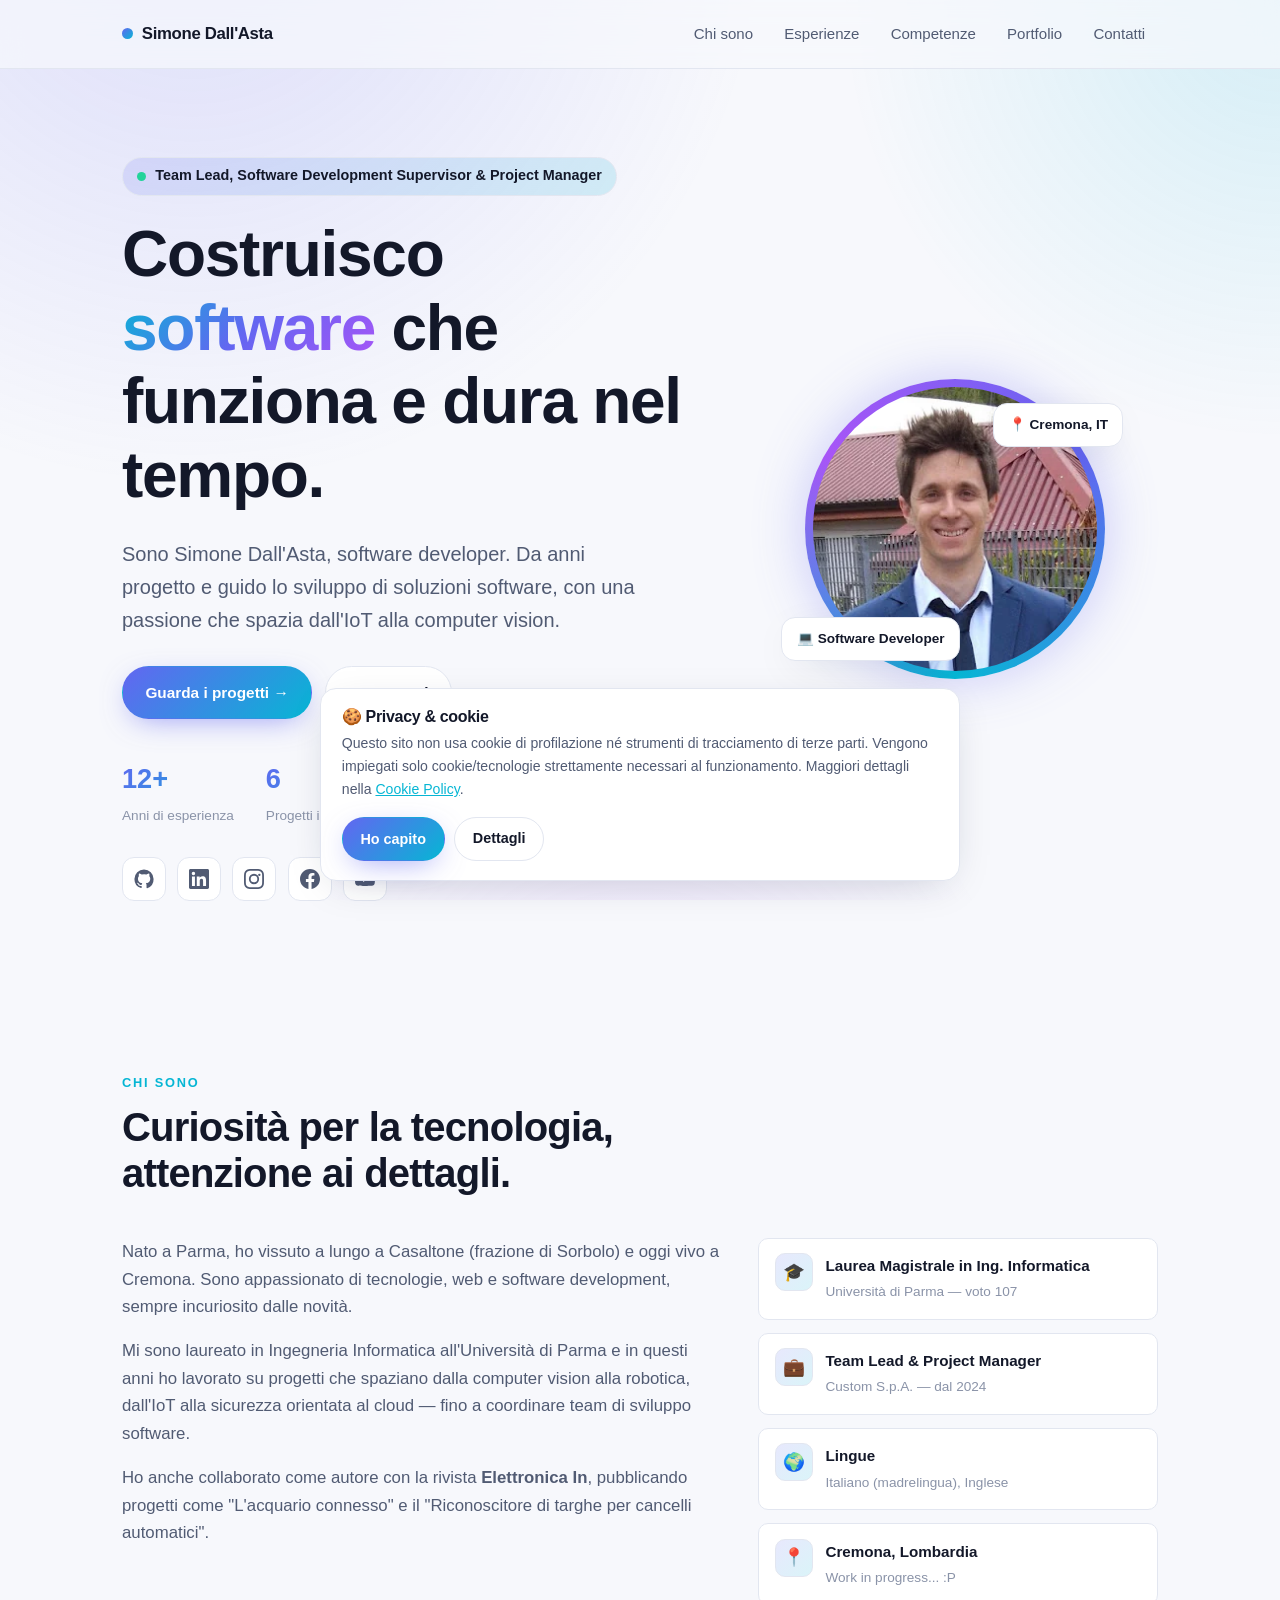
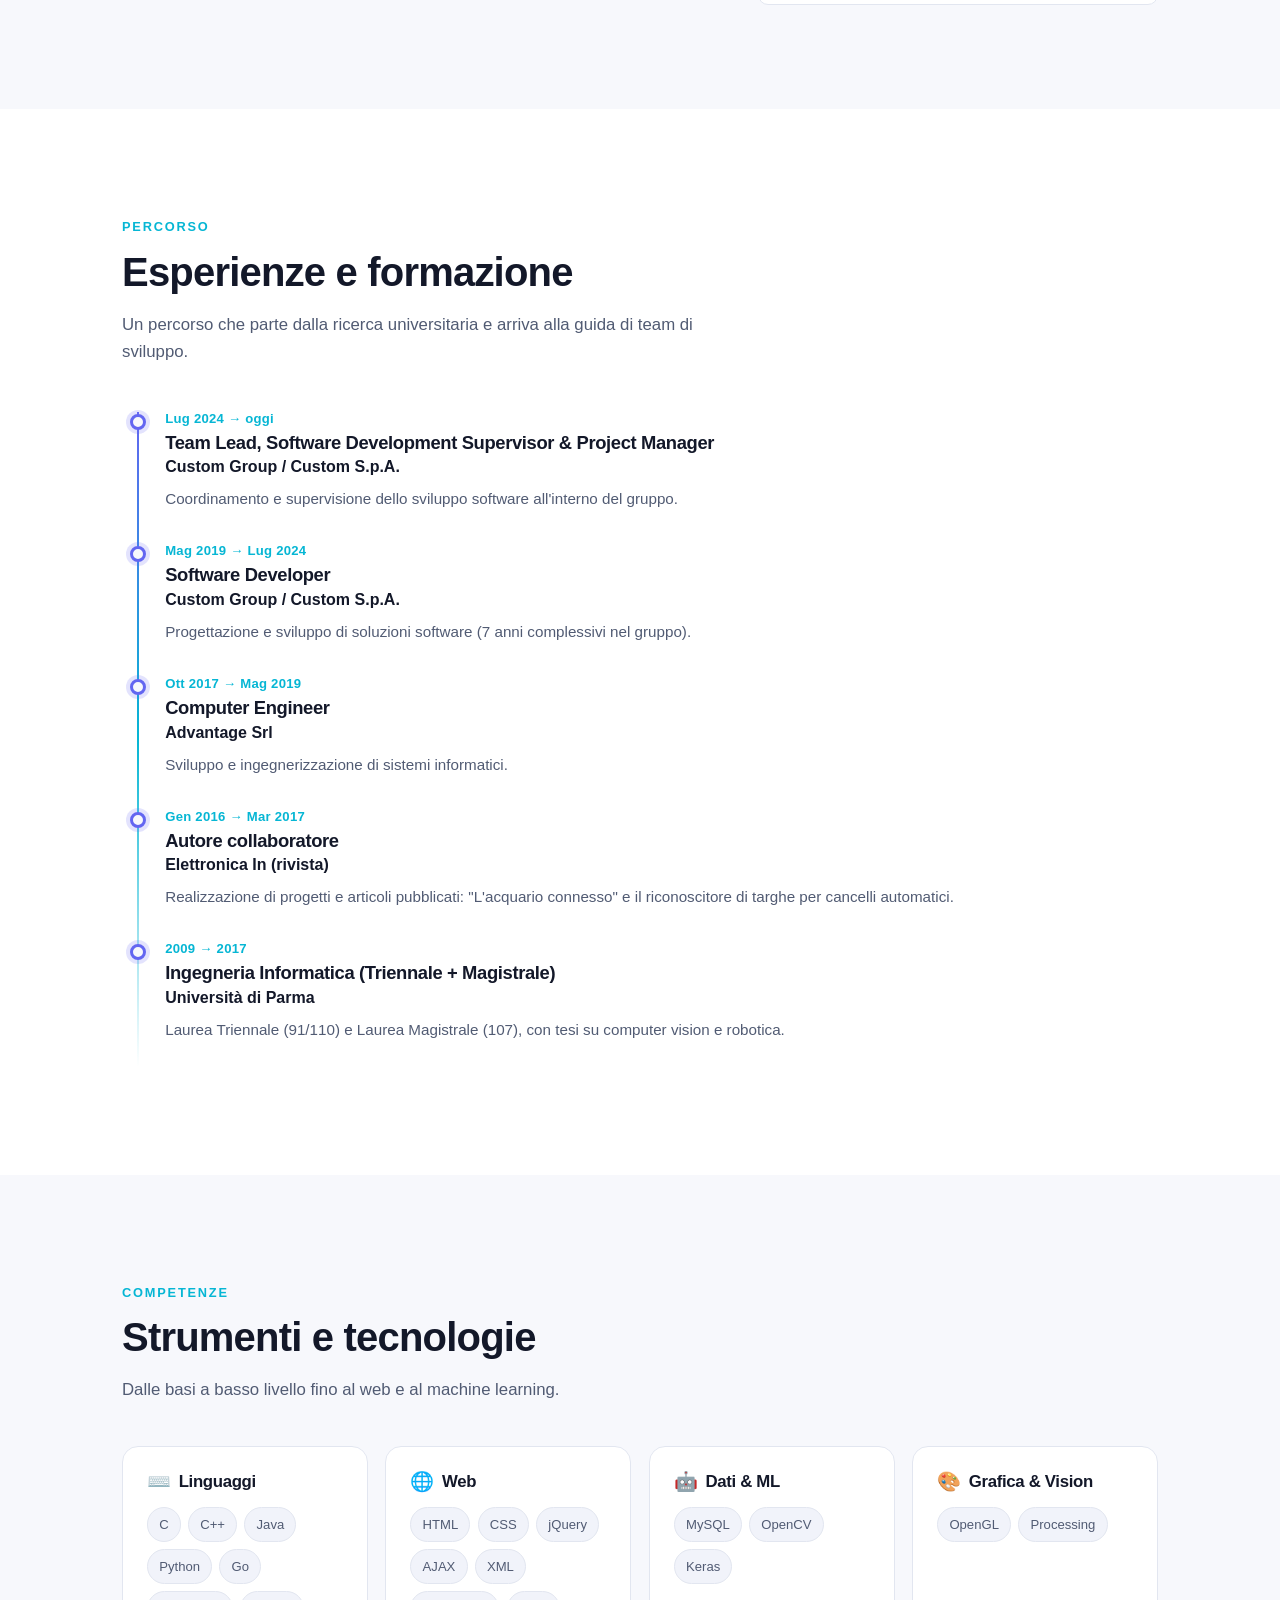
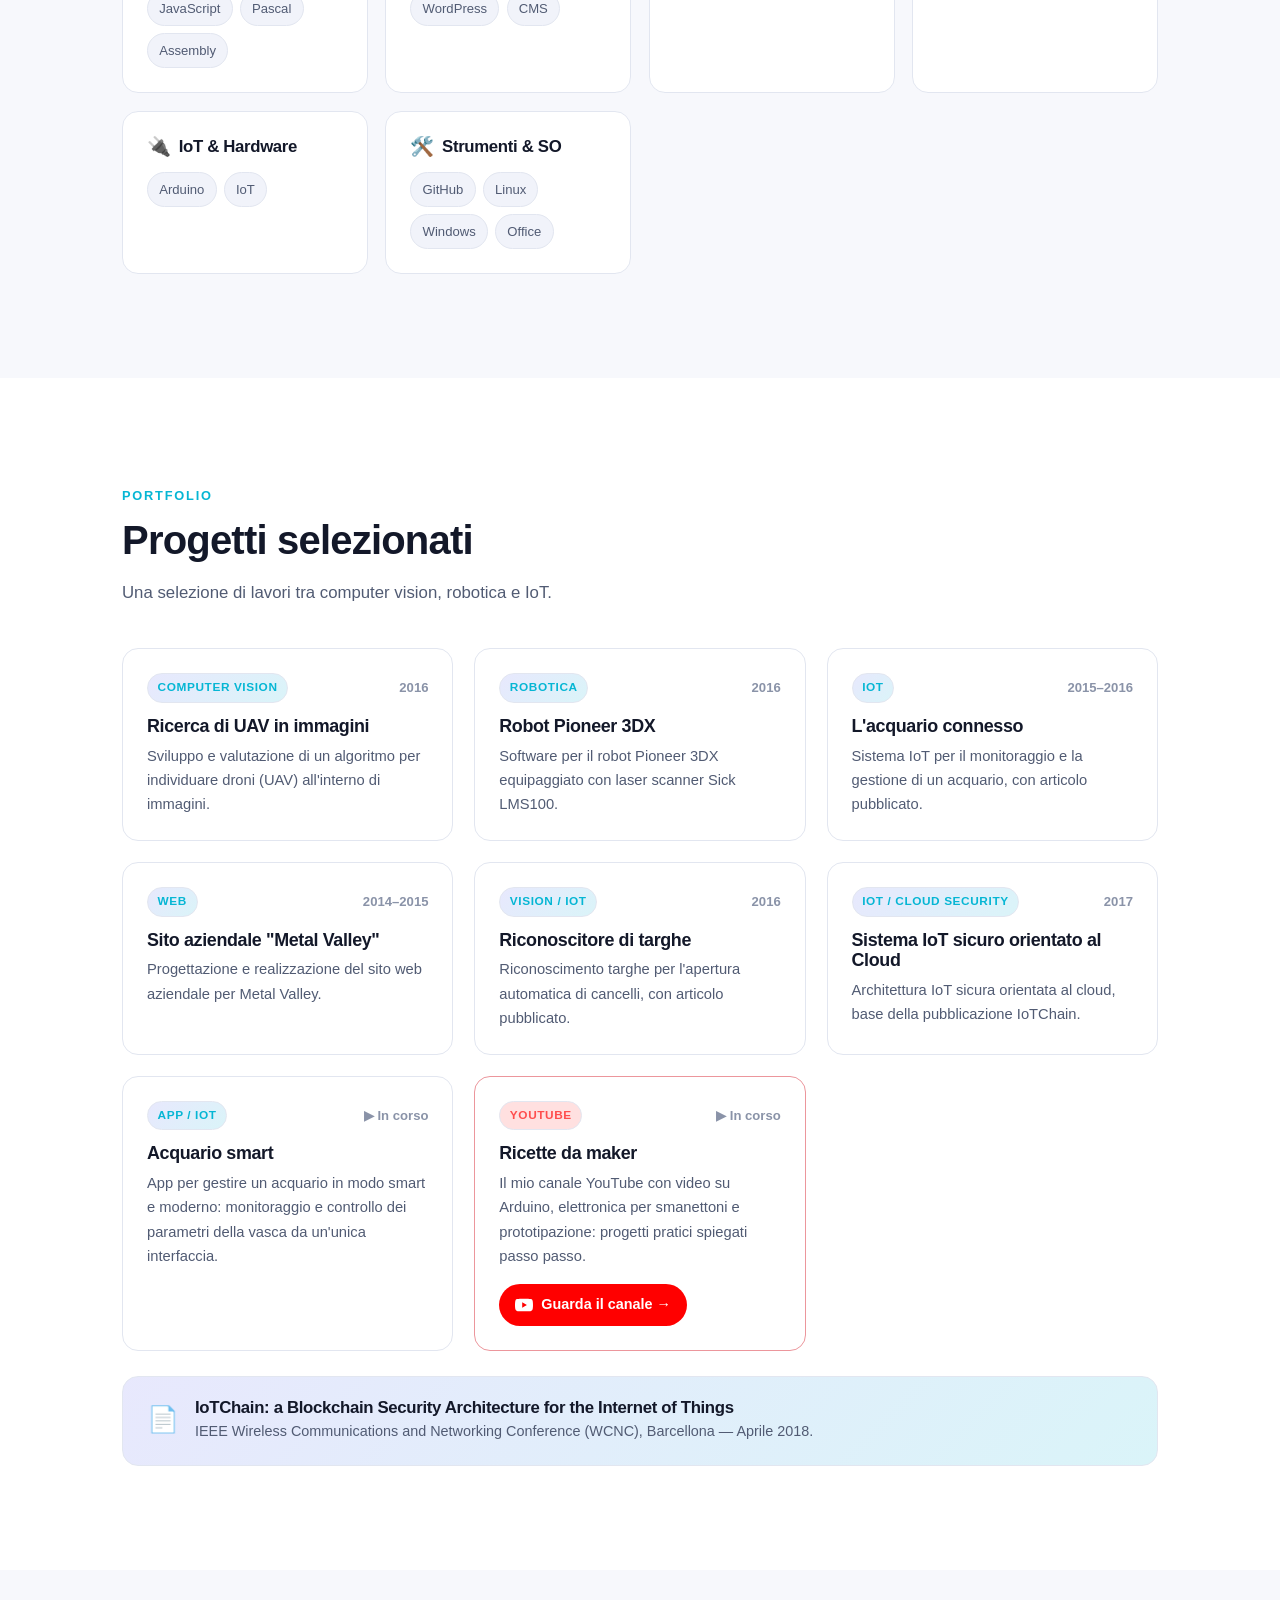
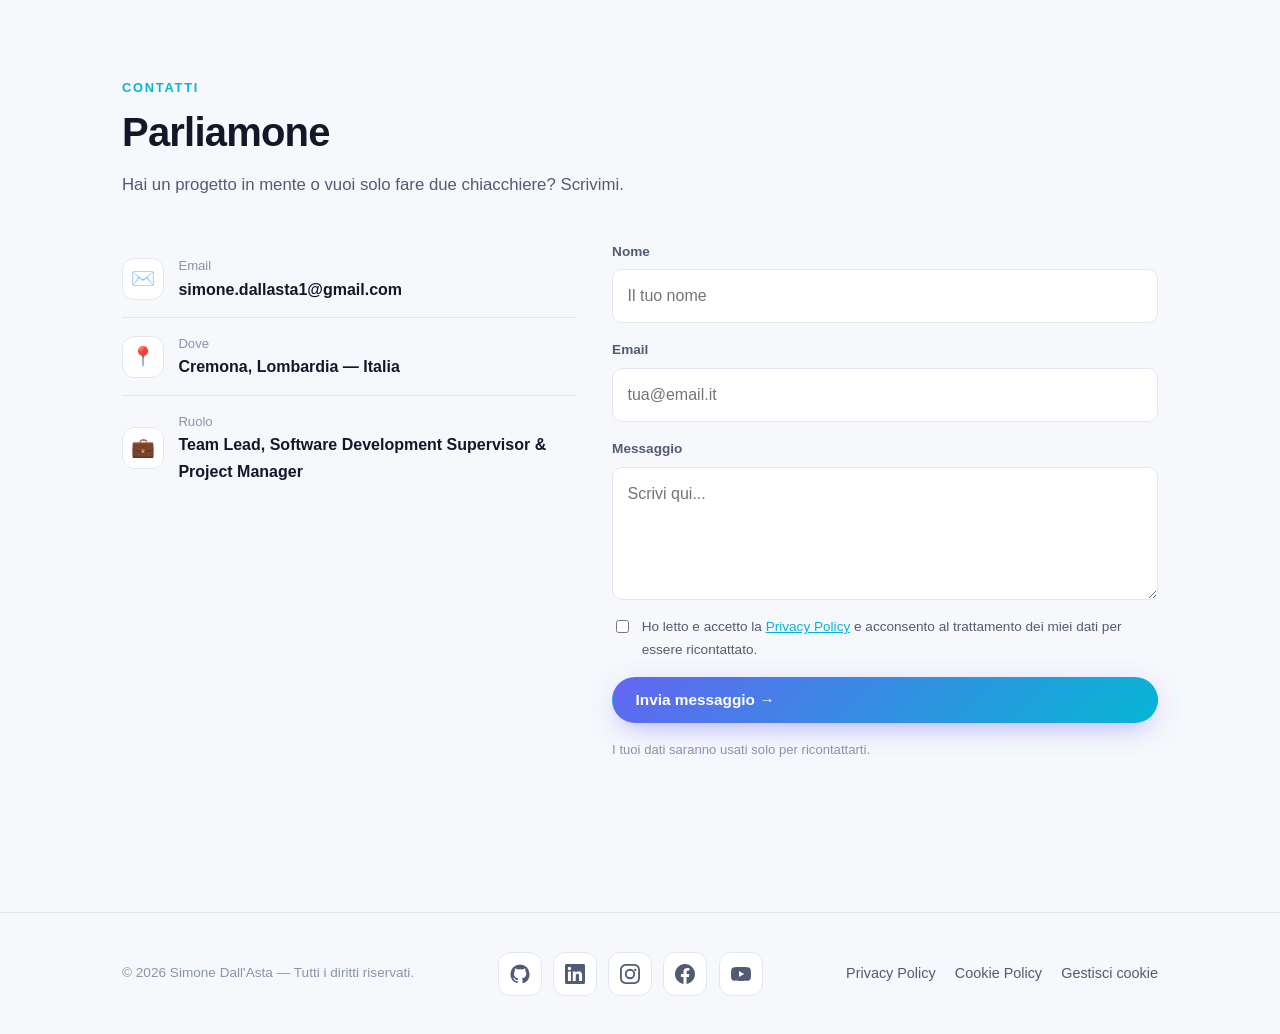
<file: index.html>
<!DOCTYPE html>
<html lang="it">
<head>
  <meta charset="UTF-8">
  <meta name="viewport" content="width=device-width, initial-scale=1.0">
  <title>Simone Dall'Asta — Software Developer</title>
  <meta name="description" content="Portfolio di Simone Dall'Asta, Software Developer a Cremona. Progetti, competenze ed esperienze tra software development, IoT e computer vision.">

  <!-- Open Graph / social -->
  <meta property="og:type" content="website">
  <meta property="og:title" content="Simone Dall'Asta — Software Developer">
  <meta property="og:description" content="Portfolio personale: progetti, competenze ed esperienze.">
  <meta property="og:image" content="assets/img/profilo-288.jpg">
  <meta name="theme-color" content="#0b0f1a">

  <!-- Favicon inline (nessuna richiesta extra) -->
  <link rel="icon" href="data:image/svg+xml,<svg xmlns='http://www.w3.org/2000/svg' viewBox='0 0 100 100'><rect width='100' height='100' rx='22' fill='%236366f1'/><text x='50' y='68' font-size='54' font-family='Arial' font-weight='bold' fill='white' text-anchor='middle'>S</text></svg>">

  <link rel="stylesheet" href="assets/css/style.css">

  <!-- Dati strutturati per la SEO (JSON-LD, nessun cookie) -->
  <script type="application/ld+json">
  {
    "@context": "https://schema.org",
    "@type": "Person",
    "name": "Simone Dall'Asta",
    "jobTitle": "Software Developer",
    "address": { "@type": "PostalAddress", "addressLocality": "Cremona", "addressRegion": "Lombardia", "addressCountry": "IT" },
    "knowsLanguage": ["Italiano", "Inglese"]
  }
  </script>
</head>
<body>

  <!-- ===================== HEADER ===================== -->
  <header class="site-header">
    <div class="container nav">
      <a href="#home" class="brand"><span class="dot"></span> Simone Dall'Asta</a>
      <nav>
        <ul class="nav-links" id="navLinks">
          <li><a href="#chi-sono">Chi sono</a></li>
          <li><a href="#esperienze">Esperienze</a></li>
          <li><a href="#skill">Competenze</a></li>
          <li><a href="#portfolio">Portfolio</a></li>
          <li><a href="#contatti">Contatti</a></li>
        </ul>
      </nav>
      <button class="nav-toggle" id="navToggle" aria-label="Apri menu" aria-expanded="false">☰</button>
    </div>
  </header>

  <main>
    <!-- ===================== HERO ===================== -->
    <section class="hero" id="home">
      <div class="container hero-grid">
        <div class="hero-text">
          <span class="hero-role"><span class="pulse"></span> Team Lead, Software Development Supervisor &amp; Project Manager</span>
          <h1>Costruisco <span class="gradient-text">software</span> che funziona e dura nel tempo.</h1>
          <p class="lead">
            Sono Simone Dall'Asta, software developer. Da anni progetto e guido lo
            sviluppo di soluzioni software, con una passione che spazia dall'IoT alla
            computer vision.
          </p>
          <div class="hero-cta">
            <a href="#portfolio" class="btn btn-primary">Guarda i progetti →</a>
            <a href="#contatti" class="btn btn-ghost">Contattami</a>
          </div>
          <div class="hero-stats">
  <div class="stat"><strong id="anni-esperienza">7+</strong><span>Anni di esperienza</span></div>
  <div class="stat"><strong>6</strong><span>Progetti in evidenza</span></div>
  <div class="stat"><strong>1</strong><span>Pubblicazione IEEE</span></div>
</div>

<script>
  const anniEl = document.getElementById('anni-esperienza');
  const anni = new Date().getFullYear() - 2014;
  anniEl.textContent = anni + '+';
</script>

          <!-- TODO: sostituisci gli href="#" con gli URL reali dei tuoi profili -->
          <div class="socials hero-socials">
            <a class="social" href="https://github.com/simonedallasta1" target="_blank" rel="noopener noreferrer" aria-label="GitHub" title="GitHub">
              <svg viewBox="0 0 24 24" aria-hidden="true"><path d="M12 .5A11.5 11.5 0 0 0 .5 12a11.5 11.5 0 0 0 7.86 10.92c.58.1.79-.25.79-.56v-2c-3.2.7-3.88-1.37-3.88-1.37-.53-1.34-1.3-1.7-1.3-1.7-1.06-.72.08-.71.08-.71 1.17.08 1.79 1.2 1.79 1.2 1.04 1.79 2.73 1.27 3.4.97.1-.76.41-1.27.74-1.56-2.55-.29-5.23-1.28-5.23-5.69 0-1.26.45-2.28 1.19-3.09-.12-.29-.52-1.46.11-3.04 0 0 .97-.31 3.18 1.18a11 11 0 0 1 5.8 0c2.2-1.49 3.17-1.18 3.17-1.18.63 1.58.23 2.75.11 3.04.74.81 1.19 1.83 1.19 3.09 0 4.42-2.69 5.39-5.25 5.68.42.36.79 1.07.79 2.16v3.2c0 .31.21.67.8.56A11.5 11.5 0 0 0 23.5 12 11.5 11.5 0 0 0 12 .5Z"/></svg>
            </a>
            <a class="social" href="https://www.linkedin.com/in/simone-dall-asta-30008297" target="_blank" rel="noopener noreferrer" aria-label="LinkedIn" title="LinkedIn">
              <svg viewBox="0 0 24 24" aria-hidden="true"><path d="M20.45 20.45h-3.56v-5.57c0-1.33-.02-3.04-1.85-3.04-1.85 0-2.14 1.45-2.14 2.94v5.67H9.35V9h3.42v1.56h.05c.48-.9 1.64-1.85 3.37-1.85 3.6 0 4.27 2.37 4.27 5.46v6.28ZM5.34 7.43a2.06 2.06 0 1 1 0-4.13 2.06 2.06 0 0 1 0 4.13ZM7.12 20.45H3.56V9h3.56v11.45ZM22.22 0H1.77C.79 0 0 .77 0 1.73v20.54C0 23.23.79 24 1.77 24h20.45c.98 0 1.78-.77 1.78-1.73V1.73C24 .77 23.2 0 22.22 0Z"/></svg>
            </a>
            <a class="social" href="https://www.instagram.com/Smnd/" target="_blank" rel="noopener noreferrer" aria-label="Instagram" title="Instagram">
              <svg viewBox="0 0 24 24" aria-hidden="true"><path d="M12 2.16c3.2 0 3.58.01 4.85.07 1.17.05 1.8.25 2.23.41.56.22.96.48 1.38.9.42.42.68.82.9 1.38.16.42.36 1.06.41 2.23.06 1.27.07 1.65.07 4.85s-.01 3.58-.07 4.85c-.05 1.17-.25 1.8-.41 2.23-.22.56-.48.96-.9 1.38-.42.42-.82.68-1.38.9-.42.16-1.06.36-2.23.41-1.27.06-1.65.07-4.85.07s-3.58-.01-4.85-.07c-1.17-.05-1.8-.25-2.23-.41a3.7 3.7 0 0 1-1.38-.9 3.7 3.7 0 0 1-.9-1.38c-.16-.42-.36-1.06-.41-2.23C2.17 15.58 2.16 15.2 2.16 12s.01-3.58.07-4.85c.05-1.17.25-1.8.41-2.23.22-.56.48-.96.9-1.38.42-.42.82-.68 1.38-.9.42-.16 1.06-.36 2.23-.41C8.42 2.17 8.8 2.16 12 2.16ZM12 0C8.74 0 8.33.01 7.05.07c-1.28.06-2.15.26-2.91.56-.79.3-1.46.72-2.13 1.38A5.86 5.86 0 0 0 .63 4.14c-.3.76-.5 1.63-.56 2.91C.01 8.33 0 8.74 0 12s.01 3.67.07 4.95c.06 1.28.26 2.15.56 2.91.3.79.72 1.46 1.38 2.13.67.66 1.34 1.08 2.13 1.38.76.3 1.63.5 2.91.56C8.33 23.99 8.74 24 12 24s3.67-.01 4.95-.07c1.28-.06 2.15-.26 2.91-.56a5.86 5.86 0 0 0 2.13-1.38 5.86 5.86 0 0 0 1.38-2.13c.3-.76.5-1.63.56-2.91.06-1.28.07-1.69.07-4.95s-.01-3.67-.07-4.95c-.06-1.28-.26-2.15-.56-2.91a5.86 5.86 0 0 0-1.38-2.13A5.86 5.86 0 0 0 19.86.63c-.76-.3-1.63-.5-2.91-.56C15.67.01 15.26 0 12 0Zm0 5.84A6.16 6.16 0 1 0 18.16 12 6.16 6.16 0 0 0 12 5.84Zm0 10.16A4 4 0 1 1 16 12a4 4 0 0 1-4 4Zm6.41-10.4a1.44 1.44 0 1 0 0 2.88 1.44 1.44 0 0 0 0-2.88Z"/></svg>
            </a>
            <a class="social" href="https://www.facebook.com/simone.dallasta1990" target="_blank" rel="noopener noreferrer" aria-label="Facebook" title="Facebook">
              <svg viewBox="0 0 24 24" aria-hidden="true"><path d="M24 12.07C24 5.41 18.63 0 12 0S0 5.4 0 12.07c0 6.02 4.39 11.01 10.13 11.93v-8.44H7.08v-3.49h3.05V9.41c0-3.02 1.79-4.69 4.53-4.69 1.31 0 2.68.24 2.68.24v2.97h-1.51c-1.49 0-1.96.93-1.96 1.89v2.25h3.33l-.53 3.49h-2.8V24C19.61 23.08 24 18.1 24 12.07Z"/></svg>
            </a>
            <a class="social" href="https://www.youtube.com/@SimoneDallAsta" target="_blank" rel="noopener noreferrer" aria-label="YouTube" title="YouTube">
              <svg viewBox="0 0 24 24" aria-hidden="true"><path d="M23.5 6.2a3.02 3.02 0 0 0-2.12-2.14C19.5 3.55 12 3.55 12 3.55s-7.5 0-9.38.51A3.02 3.02 0 0 0 .5 6.2C0 8.07 0 12 0 12s0 3.93.5 5.8a3.02 3.02 0 0 0 2.12 2.14c1.88.51 9.38.51 9.38.51s7.5 0 9.38-.51a3.02 3.02 0 0 0 2.12-2.14C24 15.93 24 12 24 12s0-3.93-.5-5.8ZM9.6 15.57V8.43L15.82 12 9.6 15.57Z"/></svg>
            </a>
          </div>
        </div>

        <div class="hero-photo">
          <div class="ring">
            <picture>
              <source type="image/webp"
                srcset="assets/img/profilo-96.webp 96w, assets/img/profilo-192.webp 192w, assets/img/profilo-288.webp 288w"
                sizes="(max-width: 600px) 220px, 300px">
              <img src="assets/img/profilo-288.jpg" alt="Ritratto di Simone Dall'Asta" width="288" height="288">
            </picture>
          </div>
          <span class="badge">💻 Software Developer</span>
          <span class="badge tr">📍 Cremona, IT</span>
        </div>
      </div>
    </section>

    <!-- ===================== CHI SONO ===================== -->
    <section class="section" id="chi-sono">
      <div class="container">
        <div class="section-head reveal">
          <span class="eyebrow">Chi sono</span>
          <h2>Curiosità per la tecnologia, attenzione ai dettagli.</h2>
        </div>
        <div class="about-grid">
          <div class="about-text reveal">
            <p>
              Nato a Parma, ho vissuto a lungo a Casaltone (frazione di Sorbolo) e oggi vivo a
              Cremona. Sono appassionato di tecnologie, web e software development, sempre
              incuriosito dalle novità.
            </p>
            <p>
              Mi sono laureato in Ingegneria Informatica all'Università di Parma e in questi anni
              ho lavorato su progetti che spaziano dalla computer vision alla robotica, dall'IoT
              alla sicurezza orientata al cloud — fino a coordinare team di sviluppo software.
            </p>
            <p>
              Ho anche collaborato come autore con la rivista <strong>Elettronica In</strong>,
              pubblicando progetti come "L'acquario connesso" e il "Riconoscitore di targhe per
              cancelli automatici".
            </p>
          </div>
          <div class="facts reveal">
            <div class="fact">
              <div class="ic">🎓</div>
              <div><strong>Laurea Magistrale in Ing. Informatica</strong><span>Università di Parma — voto 107</span></div>
            </div>
            <div class="fact">
              <div class="ic">💼</div>
              <div><strong>Team Lead &amp; Project Manager</strong><span>Custom S.p.A. — dal 2024</span></div>
            </div>
            <div class="fact">
              <div class="ic">🌍</div>
              <div><strong>Lingue</strong><span>Italiano (madrelingua), Inglese</span></div>
            </div>
            <div class="fact">
              <div class="ic">📍</div>
              <div><strong>Cremona, Lombardia</strong><span>Work in progress... :P </span></div>
            </div>
          </div>
        </div>
      </div>
    </section>

    <!-- ===================== ESPERIENZE ===================== -->
    <section class="section" id="esperienze" style="background: var(--bg-soft);">
      <div class="container">
        <div class="section-head reveal">
          <span class="eyebrow">Percorso</span>
          <h2>Esperienze e formazione</h2>
          <p>Un percorso che parte dalla ricerca universitaria e arriva alla guida di team di sviluppo.</p>
        </div>
        <div class="timeline">
          <div class="tl-item reveal">
            <div class="when">Lug 2024 → oggi</div>
            <h3>Team Lead, Software Development Supervisor &amp; Project Manager</h3>
            <div class="org">Custom Group / Custom S.p.A.</div>
            <p>Coordinamento e supervisione dello sviluppo software all'interno del gruppo.</p>
          </div>
          <div class="tl-item reveal">
            <div class="when">Mag 2019 → Lug 2024</div>
            <h3>Software Developer</h3>
            <div class="org">Custom Group / Custom S.p.A.</div>
            <p>Progettazione e sviluppo di soluzioni software (7 anni complessivi nel gruppo).</p>
          </div>
          <div class="tl-item reveal">
            <div class="when">Ott 2017 → Mag 2019</div>
            <h3>Computer Engineer</h3>
            <div class="org">Advantage Srl</div>
            <p>Sviluppo e ingegnerizzazione di sistemi informatici.</p>
          </div>
          <div class="tl-item reveal">
            <div class="when">Gen 2016 → Mar 2017</div>
            <h3>Autore collaboratore</h3>
            <div class="org">Elettronica In (rivista)</div>
            <p>Realizzazione di progetti e articoli pubblicati: "L'acquario connesso" e il riconoscitore di targhe per cancelli automatici.</p>
          </div>
          <div class="tl-item reveal">
            <div class="when">2009 → 2017</div>
            <h3>Ingegneria Informatica (Triennale + Magistrale)</h3>
            <div class="org">Università di Parma</div>
            <p>Laurea Triennale (91/110) e Laurea Magistrale (107), con tesi su computer vision e robotica.</p>
          </div>
        </div>
      </div>
    </section>

    <!-- ===================== SKILL ===================== -->
    <section class="section" id="skill">
      <div class="container">
        <div class="section-head reveal">
          <span class="eyebrow">Competenze</span>
          <h2>Strumenti e tecnologie</h2>
          <p>Dalle basi a basso livello fino al web e al machine learning.</p>
        </div>
        <div class="skills-grid">
          <div class="card skill-cat reveal">
            <h3><span class="ic">⌨️</span> Linguaggi</h3>
            <div class="chips">
              <span class="chip">C</span><span class="chip">C++</span><span class="chip">Java</span>
              <span class="chip">Python</span><span class="chip">Go</span><span class="chip">JavaScript</span>
              <span class="chip">Pascal</span><span class="chip">Assembly</span>
            </div>
          </div>
          <div class="card skill-cat reveal">
            <h3><span class="ic">🌐</span> Web</h3>
            <div class="chips">
              <span class="chip">HTML</span><span class="chip">CSS</span><span class="chip">jQuery</span>
              <span class="chip">AJAX</span><span class="chip">XML</span><span class="chip">WordPress</span>
              <span class="chip">CMS</span>
            </div>
          </div>
          <div class="card skill-cat reveal">
            <h3><span class="ic">🤖</span> Dati &amp; ML</h3>
            <div class="chips">
              <span class="chip">MySQL</span><span class="chip">OpenCV</span><span class="chip">Keras</span>
            </div>
          </div>
          <div class="card skill-cat reveal">
            <h3><span class="ic">🎨</span> Grafica &amp; Vision</h3>
            <div class="chips">
              <span class="chip">OpenGL</span><span class="chip">Processing</span>
            </div>
          </div>
          <div class="card skill-cat reveal">
            <h3><span class="ic">🔌</span> IoT &amp; Hardware</h3>
            <div class="chips">
              <span class="chip">Arduino</span><span class="chip">IoT</span>
            </div>
          </div>
          <div class="card skill-cat reveal">
            <h3><span class="ic">🛠️</span> Strumenti &amp; SO</h3>
            <div class="chips">
              <span class="chip">GitHub</span><span class="chip">Linux</span><span class="chip">Windows</span>
              <span class="chip">Office</span>
            </div>
          </div>
        </div>
      </div>
    </section>

    <!-- ===================== PORTFOLIO ===================== -->
    <section class="section" id="portfolio" style="background: var(--bg-soft);">
      <div class="container">
        <div class="section-head reveal">
          <span class="eyebrow">Portfolio</span>
          <h2>Progetti selezionati</h2>
          <p>Una selezione di lavori tra computer vision, robotica e IoT.</p>
        </div>
        <div class="projects-grid">
          <article class="card project reveal">
            <div class="top"><span class="tag">Computer Vision</span><span class="year">2016</span></div>
            <h3>Ricerca di UAV in immagini</h3>
            <p>Sviluppo e valutazione di un algoritmo per individuare droni (UAV) all'interno di immagini.</p>
          </article>
          <article class="card project reveal">
            <div class="top"><span class="tag">Robotica</span><span class="year">2016</span></div>
            <h3>Robot Pioneer 3DX</h3>
            <p>Software per il robot Pioneer 3DX equipaggiato con laser scanner Sick LMS100.</p>
          </article>
          <article class="card project reveal">
            <div class="top"><span class="tag">IoT</span><span class="year">2015–2016</span></div>
            <h3>L'acquario connesso</h3>
            <p>Sistema IoT per il monitoraggio e la gestione di un acquario, con articolo pubblicato.</p>
          </article>
          <article class="card project reveal">
            <div class="top"><span class="tag">Web</span><span class="year">2014–2015</span></div>
            <h3>Sito aziendale "Metal Valley"</h3>
            <p>Progettazione e realizzazione del sito web aziendale per Metal Valley.</p>
          </article>
          <article class="card project reveal">
            <div class="top"><span class="tag">Vision / IoT</span><span class="year">2016</span></div>
            <h3>Riconoscitore di targhe</h3>
            <p>Riconoscimento targhe per l'apertura automatica di cancelli, con articolo pubblicato.</p>
          </article>
          <article class="card project reveal">
            <div class="top"><span class="tag">IoT / Cloud Security</span><span class="year">2017</span></div>
            <h3>Sistema IoT sicuro orientato al Cloud</h3>
            <p>Architettura IoT sicura orientata al cloud, base della pubblicazione IoTChain.</p>
          </article>
          <article class="card project reveal">
            <div class="top"><span class="tag">App / IoT</span><span class="year">▶ In corso</span></div>
            <h3>Acquario smart</h3>
            <p>App per gestire un acquario in modo smart e moderno: monitoraggio e controllo dei parametri della vasca da un'unica interfaccia.</p>
          </article>
          <article class="card project project-yt reveal">
            <div class="top"><span class="tag">YouTube</span><span class="year">▶ In corso</span></div>
            <h3>Ricette da maker</h3>
            <p>Il mio canale YouTube con video su Arduino, elettronica per smanettoni e prototipazione: progetti pratici spiegati passo passo.</p>
            <a class="project-link" href="https://www.youtube.com/@SimoneDallAsta" target="_blank" rel="noopener noreferrer">
              <svg viewBox="0 0 24 24" aria-hidden="true" width="18" height="18"><path d="M23.5 6.2a3.02 3.02 0 0 0-2.12-2.14C19.5 3.55 12 3.55 12 3.55s-7.5 0-9.38.51A3.02 3.02 0 0 0 .5 6.2C0 8.07 0 12 0 12s0 3.93.5 5.8a3.02 3.02 0 0 0 2.12 2.14c1.88.51 9.38.51 9.38.51s7.5 0 9.38-.51a3.02 3.02 0 0 0 2.12-2.14C24 15.93 24 12 24 12s0-3.93-.5-5.8ZM9.6 15.57V8.43L15.82 12 9.6 15.57Z"/></svg>
              Guarda il canale →
            </a>
          </article>
        </div>

        <div class="publication reveal">
          <div class="ic">📄</div>
          <div>
            <h3>IoTChain: a Blockchain Security Architecture for the Internet of Things</h3>
            <p>IEEE Wireless Communications and Networking Conference (WCNC), Barcellona — Aprile 2018.</p>
          </div>
        </div>
      </div>
    </section>

    <!-- ===================== CONTATTI ===================== -->
    <section class="section" id="contatti">
      <div class="container">
        <div class="section-head reveal">
          <span class="eyebrow">Contatti</span>
          <h2>Parliamone</h2>
          <p>Hai un progetto in mente o vuoi solo fare due chiacchiere? Scrivimi.</p>
        </div>
        <div class="contact-grid">
          <div class="contact-info reveal">
            <div class="channel">
              <div class="ic">✉️</div>
              <div><span>Email</span><strong><a href="mailto:simone.dallasta1@gmail.com">simone.dallasta1@gmail.com</a></strong></div>
            </div>
            <div class="channel">
              <div class="ic">📍</div>
              <div><span>Dove</span><strong>Cremona, Lombardia — Italia</strong></div>
            </div>
            <div class="channel">
              <div class="ic">💼</div>
              <div><span>Ruolo</span><strong>Team Lead, Software Development Supervisor &amp; Project Manager</strong></div>
            </div>
          </div>

          <!-- NB: action="#" è un placeholder. Va collegato a Web3Forms/Formspree (vedi README §7.5). -->
          <form class="form reveal" id="contactForm" action="#" method="POST" novalidate>
            <div class="field">
              <label for="nome">Nome</label>
              <input type="text" id="nome" name="nome" placeholder="Il tuo nome" required>
            </div>
            <div class="field">
              <label for="email">Email</label>
              <input type="email" id="email" name="email" placeholder="tua@email.it" required>
            </div>
            <div class="field">
              <label for="messaggio">Messaggio</label>
              <textarea id="messaggio" name="messaggio" rows="4" placeholder="Scrivi qui..." required></textarea>
            </div>
            <!-- Honeypot anti-spam: i bot lo compilano, gli umani no -->
            <div class="hp" aria-hidden="true">
              <label for="website">Lascia vuoto questo campo</label>
              <input type="text" id="website" name="website" tabindex="-1" autocomplete="off">
            </div>
            <label class="consent">
              <input type="checkbox" id="privacy" name="privacy" required>
              <span>Ho letto e accetto la <a href="privacy-policy.html">Privacy Policy</a> e acconsento al trattamento dei miei dati per essere ricontattato.</span>
            </label>
            <button type="submit" class="btn btn-primary">Invia messaggio →</button>
            <p class="form-note" id="formNote">I tuoi dati saranno usati solo per ricontattarti.</p>
          </form>
        </div>
      </div>
    </section>
  </main>

  <!-- ===================== FOOTER ===================== -->
  <footer class="site-footer">
    <div class="container footer-grid">
      <div class="copyright">© <span id="year"></span> Simone Dall'Asta — Tutti i diritti riservati.</div>
      <div class="socials">
        <a class="social" href="https://github.com/simonedallasta1" target="_blank" rel="noopener noreferrer" aria-label="GitHub" title="GitHub">
          <svg viewBox="0 0 24 24" aria-hidden="true"><path d="M12 .5A11.5 11.5 0 0 0 .5 12a11.5 11.5 0 0 0 7.86 10.92c.58.1.79-.25.79-.56v-2c-3.2.7-3.88-1.37-3.88-1.37-.53-1.34-1.3-1.7-1.3-1.7-1.06-.72.08-.71.08-.71 1.17.08 1.79 1.2 1.79 1.2 1.04 1.79 2.73 1.27 3.4.97.1-.76.41-1.27.74-1.56-2.55-.29-5.23-1.28-5.23-5.69 0-1.26.45-2.28 1.19-3.09-.12-.29-.52-1.46.11-3.04 0 0 .97-.31 3.18 1.18a11 11 0 0 1 5.8 0c2.2-1.49 3.17-1.18 3.17-1.18.63 1.58.23 2.75.11 3.04.74.81 1.19 1.83 1.19 3.09 0 4.42-2.69 5.39-5.25 5.68.42.36.79 1.07.79 2.16v3.2c0 .31.21.67.8.56A11.5 11.5 0 0 0 23.5 12 11.5 11.5 0 0 0 12 .5Z"/></svg>
        </a>
        <a class="social" href="https://www.linkedin.com/in/simone-dall-asta-30008297" target="_blank" rel="noopener noreferrer" aria-label="LinkedIn" title="LinkedIn">
          <svg viewBox="0 0 24 24" aria-hidden="true"><path d="M20.45 20.45h-3.56v-5.57c0-1.33-.02-3.04-1.85-3.04-1.85 0-2.14 1.45-2.14 2.94v5.67H9.35V9h3.42v1.56h.05c.48-.9 1.64-1.85 3.37-1.85 3.6 0 4.27 2.37 4.27 5.46v6.28ZM5.34 7.43a2.06 2.06 0 1 1 0-4.13 2.06 2.06 0 0 1 0 4.13ZM7.12 20.45H3.56V9h3.56v11.45ZM22.22 0H1.77C.79 0 0 .77 0 1.73v20.54C0 23.23.79 24 1.77 24h20.45c.98 0 1.78-.77 1.78-1.73V1.73C24 .77 23.2 0 22.22 0Z"/></svg>
        </a>
        <a class="social" href="https://www.instagram.com/Smnd/" target="_blank" rel="noopener noreferrer" aria-label="Instagram" title="Instagram">
          <svg viewBox="0 0 24 24" aria-hidden="true"><path d="M12 2.16c3.2 0 3.58.01 4.85.07 1.17.05 1.8.25 2.23.41.56.22.96.48 1.38.9.42.42.68.82.9 1.38.16.42.36 1.06.41 2.23.06 1.27.07 1.65.07 4.85s-.01 3.58-.07 4.85c-.05 1.17-.25 1.8-.41 2.23-.22.56-.48.96-.9 1.38-.42.42-.82.68-1.38.9-.42.16-1.06.36-2.23.41-1.27.06-1.65.07-4.85.07s-3.58-.01-4.85-.07c-1.17-.05-1.8-.25-2.23-.41a3.7 3.7 0 0 1-1.38-.9 3.7 3.7 0 0 1-.9-1.38c-.16-.42-.36-1.06-.41-2.23C2.17 15.58 2.16 15.2 2.16 12s.01-3.58.07-4.85c.05-1.17.25-1.8.41-2.23.22-.56.48-.96.9-1.38.42-.42.82-.68 1.38-.9.42-.16 1.06-.36 2.23-.41C8.42 2.17 8.8 2.16 12 2.16ZM12 0C8.74 0 8.33.01 7.05.07c-1.28.06-2.15.26-2.91.56-.79.3-1.46.72-2.13 1.38A5.86 5.86 0 0 0 .63 4.14c-.3.76-.5 1.63-.56 2.91C.01 8.33 0 8.74 0 12s.01 3.67.07 4.95c.06 1.28.26 2.15.56 2.91.3.79.72 1.46 1.38 2.13.67.66 1.34 1.08 2.13 1.38.76.3 1.63.5 2.91.56C8.33 23.99 8.74 24 12 24s3.67-.01 4.95-.07c1.28-.06 2.15-.26 2.91-.56a5.86 5.86 0 0 0 2.13-1.38 5.86 5.86 0 0 0 1.38-2.13c.3-.76.5-1.63.56-2.91.06-1.28.07-1.69.07-4.95s-.01-3.67-.07-4.95c-.06-1.28-.26-2.15-.56-2.91a5.86 5.86 0 0 0-1.38-2.13A5.86 5.86 0 0 0 19.86.63c-.76-.3-1.63-.5-2.91-.56C15.67.01 15.26 0 12 0Zm0 5.84A6.16 6.16 0 1 0 18.16 12 6.16 6.16 0 0 0 12 5.84Zm0 10.16A4 4 0 1 1 16 12a4 4 0 0 1-4 4Zm6.41-10.4a1.44 1.44 0 1 0 0 2.88 1.44 1.44 0 0 0 0-2.88Z"/></svg>
        </a>
        <a class="social" href="https://www.facebook.com/simone.dallasta1990" target="_blank" rel="noopener noreferrer" aria-label="Facebook" title="Facebook">
          <svg viewBox="0 0 24 24" aria-hidden="true"><path d="M24 12.07C24 5.41 18.63 0 12 0S0 5.4 0 12.07c0 6.02 4.39 11.01 10.13 11.93v-8.44H7.08v-3.49h3.05V9.41c0-3.02 1.79-4.69 4.53-4.69 1.31 0 2.68.24 2.68.24v2.97h-1.51c-1.49 0-1.96.93-1.96 1.89v2.25h3.33l-.53 3.49h-2.8V24C19.61 23.08 24 18.1 24 12.07Z"/></svg>
        </a>
        <a class="social" href="https://www.youtube.com/@SimoneDallAsta" target="_blank" rel="noopener noreferrer" aria-label="YouTube" title="YouTube">
          <svg viewBox="0 0 24 24" aria-hidden="true"><path d="M23.5 6.2a3.02 3.02 0 0 0-2.12-2.14C19.5 3.55 12 3.55 12 3.55s-7.5 0-9.38.51A3.02 3.02 0 0 0 .5 6.2C0 8.07 0 12 0 12s0 3.93.5 5.8a3.02 3.02 0 0 0 2.12 2.14c1.88.51 9.38.51 9.38.51s7.5 0 9.38-.51a3.02 3.02 0 0 0 2.12-2.14C24 15.93 24 12 24 12s0-3.93-.5-5.8ZM9.6 15.57V8.43L15.82 12 9.6 15.57Z"/></svg>
        </a>
      </div>
      <nav class="footer-links">
        <a href="privacy-policy.html">Privacy Policy</a>
        <a href="cookie-policy.html">Cookie Policy</a>
        <button type="button" id="manageCookies">Gestisci cookie</button>
      </nav>
    </div>
  </footer>

  <!-- ===================== COOKIE BANNER ===================== -->
  <div class="cookie-banner" id="cookieBanner" role="dialog" aria-live="polite" aria-label="Avviso cookie">
    <h3>🍪 Privacy &amp; cookie</h3>
    <p>
      Questo sito non usa cookie di profilazione né strumenti di tracciamento di terze parti.
      Vengono impiegati solo cookie/tecnologie strettamente necessari al funzionamento.
      Maggiori dettagli nella <a href="cookie-policy.html" style="color:var(--accent-2);text-decoration:underline;">Cookie Policy</a>.
    </p>
    <div class="cookie-actions">
      <button class="btn btn-primary" id="cookieOk">Ho capito</button>
      <a class="btn btn-ghost" href="cookie-policy.html">Dettagli</a>
    </div>
  </div>

  <script src="assets/js/main.js"></script>
</body>
</html>
</file>
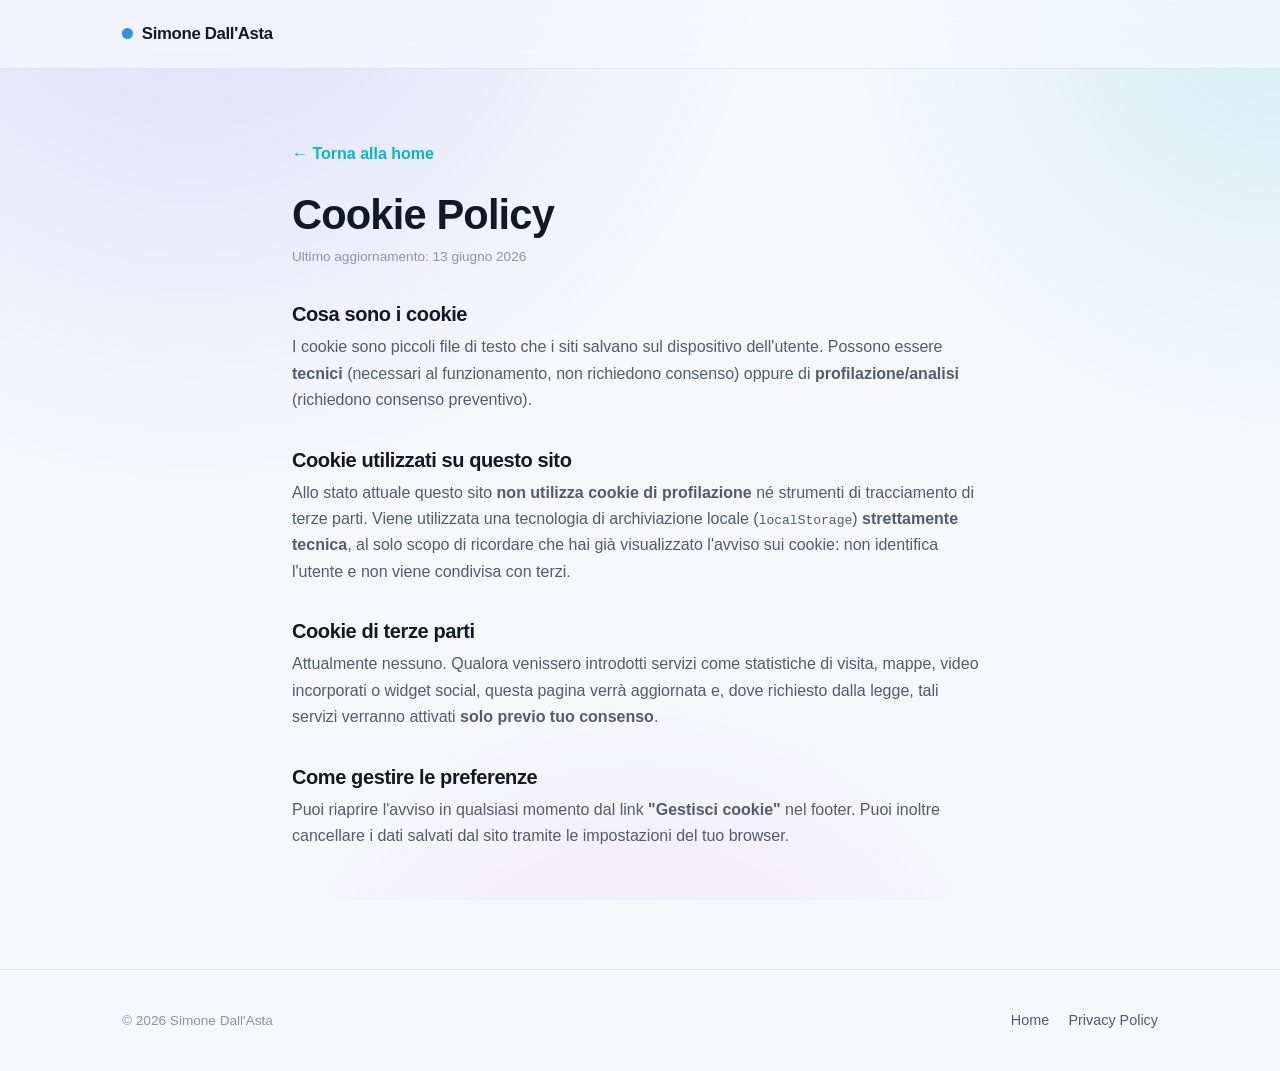
<file: cookie-policy.html>
<!DOCTYPE html>
<html lang="it">
<head>
  <meta charset="UTF-8">
  <meta name="viewport" content="width=device-width, initial-scale=1.0">
  <title>Cookie Policy — Simone Dall'Asta</title>
  <meta name="description" content="Informativa sui cookie del sito personale di Simone Dall'Asta.">
  <meta name="robots" content="index, follow">
  <link rel="icon" href="data:image/svg+xml,<svg xmlns='http://www.w3.org/2000/svg' viewBox='0 0 100 100'><rect width='100' height='100' rx='22' fill='%236366f1'/><text x='50' y='68' font-size='54' font-family='Arial' font-weight='bold' fill='white' text-anchor='middle'>S</text></svg>">
  <link rel="stylesheet" href="assets/css/style.css">
</head>
<body>
  <header class="site-header">
    <div class="container nav">
      <a href="index.html" class="brand"><span class="dot"></span> Simone Dall'Asta</a>
    </div>
  </header>

  <main class="legal">
    <div class="container">
      <a href="index.html" class="back">← Torna alla home</a>
      <h1>Cookie Policy</h1>
      <p class="updated">Ultimo aggiornamento: 13 giugno 2026</p>

      <h2>Cosa sono i cookie</h2>
      <p>
        I cookie sono piccoli file di testo che i siti salvano sul dispositivo dell'utente. Possono
        essere <strong>tecnici</strong> (necessari al funzionamento, non richiedono consenso) oppure
        di <strong>profilazione/analisi</strong> (richiedono consenso preventivo).
      </p>

      <h2>Cookie utilizzati su questo sito</h2>
      <p>
        Allo stato attuale questo sito <strong>non utilizza cookie di profilazione</strong> né
        strumenti di tracciamento di terze parti. Viene utilizzata una tecnologia di archiviazione
        locale (<code>localStorage</code>) <strong>strettamente tecnica</strong>, al solo scopo di
        ricordare che hai già visualizzato l'avviso sui cookie: non identifica l'utente e non viene
        condivisa con terzi.
      </p>

      <h2>Cookie di terze parti</h2>
      <p>
        Attualmente nessuno. Qualora venissero introdotti servizi come statistiche di visita, mappe,
        video incorporati o widget social, questa pagina verrà aggiornata e, dove richiesto dalla
        legge, tali servizi verranno attivati <strong>solo previo tuo consenso</strong>.
      </p>

      <h2>Come gestire le preferenze</h2>
      <p>
        Puoi riaprire l'avviso in qualsiasi momento dal link <strong>"Gestisci cookie"</strong> nel
        footer. Puoi inoltre cancellare i dati salvati dal sito tramite le impostazioni del tuo browser.
      </p>
    </div>
  </main>

  <footer class="site-footer">
    <div class="container footer-grid">
      <div class="copyright">© <span id="year"></span> Simone Dall'Asta</div>
      <nav class="footer-links">
        <a href="index.html">Home</a>
        <a href="privacy-policy.html">Privacy Policy</a>
      </nav>
    </div>
  </footer>
  <script>document.getElementById("year").textContent = new Date().getFullYear();</script>
</body>
</html>
</file>
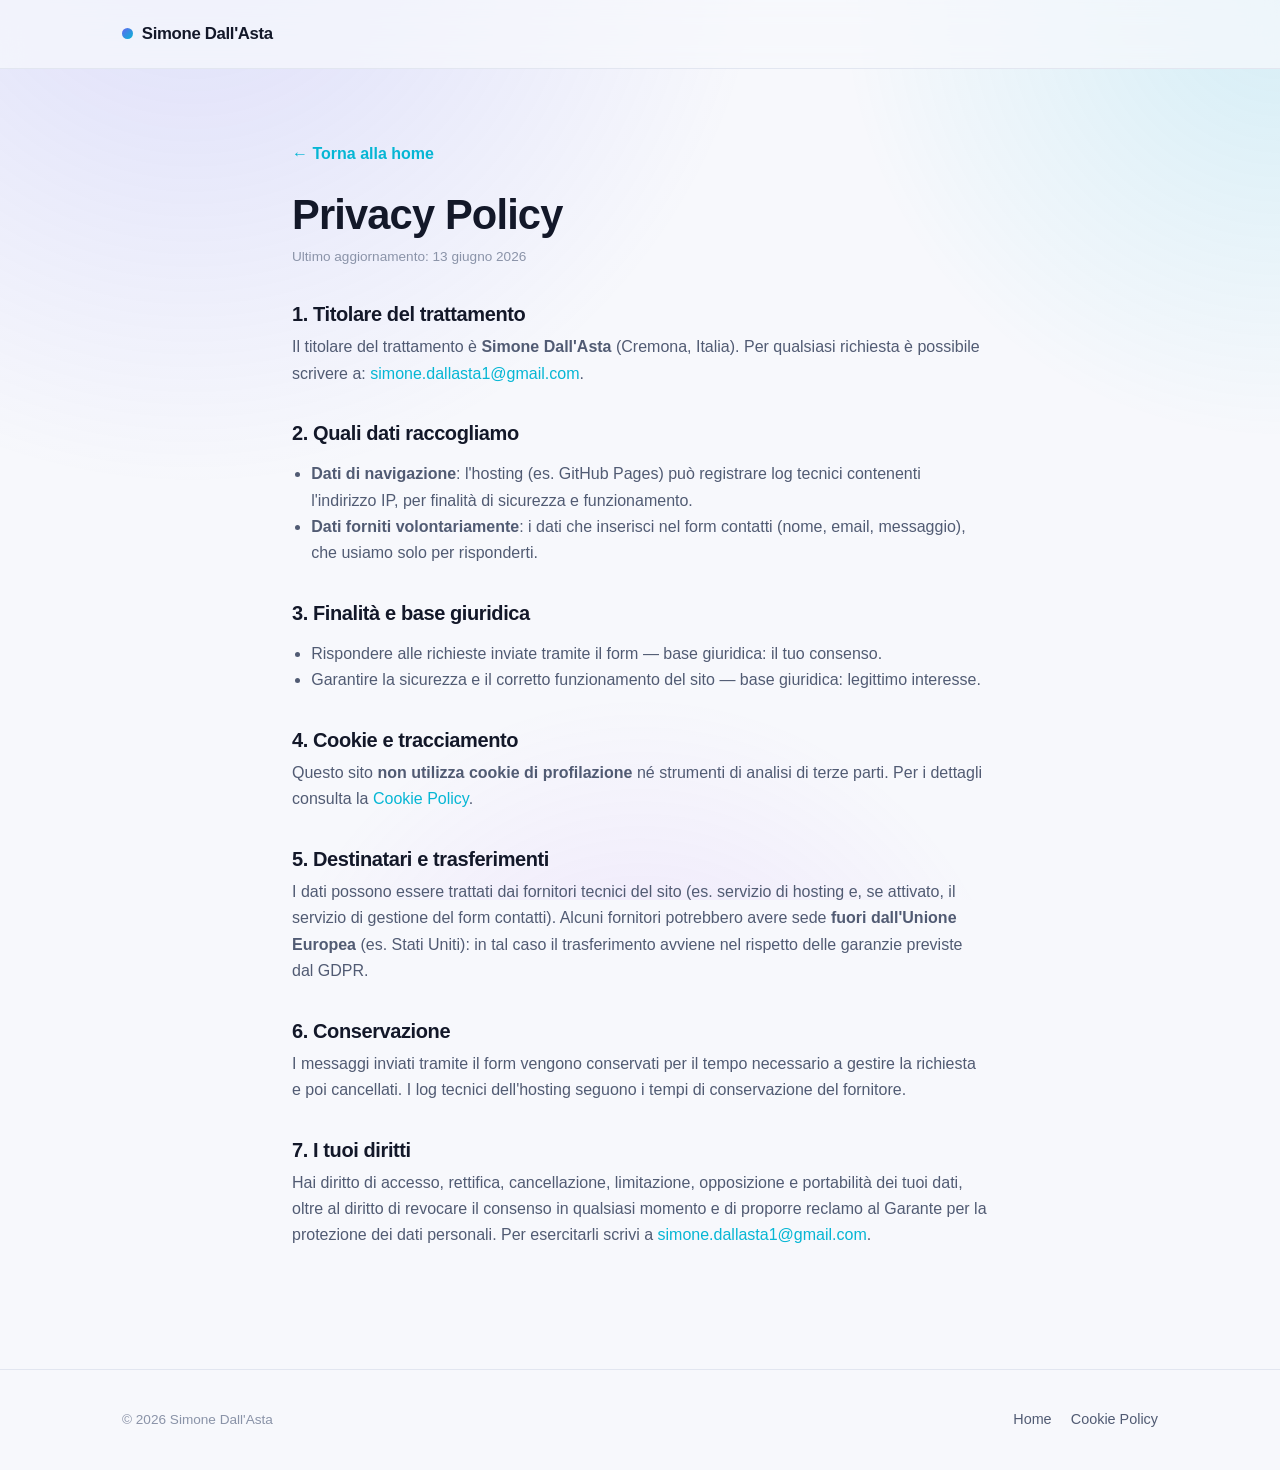
<file: privacy-policy.html>
<!DOCTYPE html>
<html lang="it">
<head>
  <meta charset="UTF-8">
  <meta name="viewport" content="width=device-width, initial-scale=1.0">
  <title>Privacy Policy — Simone Dall'Asta</title>
  <meta name="description" content="Informativa sulla privacy del sito personale di Simone Dall'Asta.">
  <meta name="robots" content="index, follow">
  <link rel="icon" href="data:image/svg+xml,<svg xmlns='http://www.w3.org/2000/svg' viewBox='0 0 100 100'><rect width='100' height='100' rx='22' fill='%236366f1'/><text x='50' y='68' font-size='54' font-family='Arial' font-weight='bold' fill='white' text-anchor='middle'>S</text></svg>">
  <link rel="stylesheet" href="assets/css/style.css">
</head>
<body>
  <header class="site-header">
    <div class="container nav">
      <a href="index.html" class="brand"><span class="dot"></span> Simone Dall'Asta</a>
    </div>
  </header>

  <main class="legal">
    <div class="container">
      <a href="index.html" class="back">← Torna alla home</a>
      <h1>Privacy Policy</h1>
      <p class="updated">Ultimo aggiornamento: 13 giugno 2026</p>

      <h2>1. Titolare del trattamento</h2>
      <p>
        Il titolare del trattamento è <strong>Simone Dall'Asta</strong> (Cremona, Italia).
        Per qualsiasi richiesta è possibile scrivere a:
        <a href="mailto:simone.dallasta1@gmail.com" style="color:var(--accent-2)">simone.dallasta1@gmail.com</a>.
      </p>

      <h2>2. Quali dati raccogliamo</h2>
      <ul>
        <li><strong>Dati di navigazione</strong>: l'hosting (es. GitHub Pages) può registrare log
          tecnici contenenti l'indirizzo IP, per finalità di sicurezza e funzionamento.</li>
        <li><strong>Dati forniti volontariamente</strong>: i dati che inserisci nel form contatti
          (nome, email, messaggio), che usiamo solo per risponderti.</li>
      </ul>

      <h2>3. Finalità e base giuridica</h2>
      <ul>
        <li>Rispondere alle richieste inviate tramite il form — base giuridica: il tuo consenso.</li>
        <li>Garantire la sicurezza e il corretto funzionamento del sito — base giuridica: legittimo interesse.</li>
      </ul>

      <h2>4. Cookie e tracciamento</h2>
      <p>
        Questo sito <strong>non utilizza cookie di profilazione</strong> né strumenti di analisi
        di terze parti. Per i dettagli consulta la
        <a href="cookie-policy.html" style="color:var(--accent-2)">Cookie Policy</a>.
      </p>

      <h2>5. Destinatari e trasferimenti</h2>
      <p>
        I dati possono essere trattati dai fornitori tecnici del sito (es. servizio di hosting e,
        se attivato, il servizio di gestione del form contatti). Alcuni fornitori potrebbero avere
        sede <strong>fuori dall'Unione Europea</strong> (es. Stati Uniti): in tal caso il
        trasferimento avviene nel rispetto delle garanzie previste dal GDPR.
      </p>

      <h2>6. Conservazione</h2>
      <p>
        I messaggi inviati tramite il form vengono conservati per il tempo necessario a gestire la
        richiesta e poi cancellati. I log tecnici dell'hosting seguono i tempi di conservazione del
        fornitore.
      </p>

      <h2>7. I tuoi diritti</h2>
      <p>
        Hai diritto di accesso, rettifica, cancellazione, limitazione, opposizione e portabilità dei
        tuoi dati, oltre al diritto di revocare il consenso in qualsiasi momento e di proporre reclamo
        al Garante per la protezione dei dati personali. Per esercitarli scrivi a
        <a href="mailto:simone.dallasta1@gmail.com" style="color:var(--accent-2)">simone.dallasta1@gmail.com</a>.
      </p>
    </div>
  </main>

  <footer class="site-footer">
    <div class="container footer-grid">
      <div class="copyright">© <span id="year"></span> Simone Dall'Asta</div>
      <nav class="footer-links">
        <a href="index.html">Home</a>
        <a href="cookie-policy.html">Cookie Policy</a>
      </nav>
    </div>
  </footer>
  <script>document.getElementById("year").textContent = new Date().getFullYear();</script>
</body>
</html>
</file>
<file: assets/css/style.css>
/* =========================================================
   Simone Dall'Asta — Portfolio
   Design system + layout. Vanilla CSS, mobile-first.
   Font: stack di sistema (nessuna richiesta esterna → privacy-safe).
   ========================================================= */

:root {
  /* Palette */
  --bg: #0b0f1a;
  --bg-soft: #111726;
  --surface: #161d2e;
  --surface-2: #1c2438;
  --border: #273149;
  --text: #e8ecf5;
  --text-muted: #9aa6bf;
  --text-dim: #6b768f;

  /* Accent gradient */
  --accent-1: #6366f1; /* indigo */
  --accent-2: #06b6d4; /* cyan   */
  --accent-3: #a855f7; /* violet */
  --accent-grad: linear-gradient(135deg, var(--accent-1), var(--accent-2));
  --accent-grad-soft: linear-gradient(135deg, rgba(99,102,241,.15), rgba(6,182,212,.15));

  /* Misure */
  --radius: 16px;
  --radius-sm: 10px;
  --maxw: 1100px;
  --gutter: clamp(1.1rem, 4vw, 2rem);

  --shadow: 0 10px 40px -12px rgba(0, 0, 0, .55);
  --shadow-glow: 0 0 60px -10px rgba(99, 102, 241, .45);

  --font: -apple-system, BlinkMacSystemFont, "Segoe UI", Roboto, Helvetica,
    Arial, "Apple Color Emoji", "Segoe UI Emoji", sans-serif;
}

@media (prefers-color-scheme: light) {
  :root {
    --bg: #f7f8fc;
    --bg-soft: #ffffff;
    --surface: #ffffff;
    --surface-2: #f1f3fa;
    --border: #e2e6f0;
    --text: #131829;
    --text-muted: #515b73;
    --text-dim: #8a93a8;
    --shadow: 0 10px 40px -16px rgba(20, 30, 60, .25);
  }
}

/* ---------- Reset / base ---------- */
*,
*::before,
*::after { box-sizing: border-box; }

html { scroll-behavior: smooth; scroll-padding-top: 84px; }

@media (prefers-reduced-motion: reduce) {
  html { scroll-behavior: auto; }
  * { animation: none !important; transition: none !important; }
}

body {
  margin: 0;
  font-family: var(--font);
  background: var(--bg);
  color: var(--text);
  line-height: 1.65;
  -webkit-font-smoothing: antialiased;
  overflow-x: hidden;
}

/* Sfondo decorativo a gradiente */
body::before {
  content: "";
  position: fixed;
  inset: 0;
  z-index: -1;
  background:
    radial-gradient(60rem 60rem at 15% -10%, rgba(99, 102, 241, .18), transparent 60%),
    radial-gradient(50rem 50rem at 100% 0%, rgba(6, 182, 212, .14), transparent 55%),
    radial-gradient(40rem 40rem at 50% 120%, rgba(168, 85, 247, .12), transparent 60%);
  pointer-events: none;
}

img { max-width: 100%; display: block; }
a { color: inherit; text-decoration: none; }

h1, h2, h3 { line-height: 1.15; margin: 0 0 .4em; font-weight: 800; letter-spacing: -.02em; }
p { margin: 0 0 1rem; color: var(--text-muted); }

.container {
  width: 100%;
  max-width: var(--maxw);
  margin-inline: auto;
  padding-inline: var(--gutter);
}

.gradient-text {
  background: linear-gradient(135deg, var(--accent-2), var(--accent-1), var(--accent-3));
  -webkit-background-clip: text;
  background-clip: text;
  color: transparent;
}

/* ---------- Header / nav ---------- */
.site-header {
  position: sticky;
  top: 0;
  z-index: 50;
  backdrop-filter: blur(14px);
  background: color-mix(in srgb, var(--bg) 72%, transparent);
  border-bottom: 1px solid var(--border);
}
.nav {
  display: flex;
  align-items: center;
  justify-content: space-between;
  height: 68px;
}
.brand {
  font-weight: 800;
  letter-spacing: -.02em;
  font-size: 1.05rem;
  display: inline-flex;
  align-items: center;
  gap: .55rem;
}
.brand .dot {
  width: 11px; height: 11px; border-radius: 50%;
  background: var(--accent-grad);
  box-shadow: var(--shadow-glow);
}
.nav-links {
  display: flex;
  gap: .35rem;
  align-items: center;
  list-style: none;
  margin: 0; padding: 0;
}
.nav-links a {
  padding: .5rem .8rem;
  border-radius: 999px;
  font-size: .94rem;
  color: var(--text-muted);
  transition: color .2s, background .2s;
}
.nav-links a:hover { color: var(--text); background: var(--surface); }

.nav-toggle {
  display: none;
  background: var(--surface);
  border: 1px solid var(--border);
  color: var(--text);
  width: 42px; height: 42px;
  border-radius: 10px;
  cursor: pointer;
  font-size: 1.2rem;
}

/* ---------- Buttons ---------- */
.btn {
  display: inline-flex;
  align-items: center;
  gap: .5rem;
  padding: .8rem 1.4rem;
  border-radius: 999px;
  font-weight: 600;
  font-size: .96rem;
  cursor: pointer;
  border: 1px solid transparent;
  transition: transform .15s ease, box-shadow .2s ease, background .2s;
  white-space: nowrap;
}
.btn:active { transform: translateY(1px); }
.btn-primary {
  background: var(--accent-grad);
  color: #fff;
  box-shadow: 0 8px 30px -10px rgba(99, 102, 241, .7);
}
.btn-primary:hover { box-shadow: 0 12px 38px -8px rgba(99, 102, 241, .9); transform: translateY(-2px); }
.btn-ghost {
  background: var(--surface);
  border-color: var(--border);
  color: var(--text);
}
.btn-ghost:hover { border-color: var(--accent-1); color: #fff; }
@media (prefers-color-scheme: light) { .btn-ghost:hover { color: var(--accent-1); } }

/* ---------- Sections ---------- */
.section { padding: clamp(3.5rem, 9vw, 6.5rem) 0; }
.section-head { max-width: 640px; margin-bottom: 2.6rem; }
.eyebrow {
  display: inline-block;
  font-size: .8rem;
  font-weight: 700;
  letter-spacing: .14em;
  text-transform: uppercase;
  color: var(--accent-2);
  margin-bottom: .7rem;
}
.section-head h2 { font-size: clamp(1.7rem, 4vw, 2.5rem); }
.section-head p { font-size: 1.05rem; }

/* ---------- Hero ---------- */
.hero { padding: clamp(3rem, 8vw, 5.5rem) 0 clamp(2.5rem, 6vw, 4rem); }
.hero-grid {
  display: grid;
  grid-template-columns: 1.4fr 1fr;
  gap: clamp(2rem, 6vw, 4rem);
  align-items: center;
}
.hero h1 { font-size: clamp(2.3rem, 6.5vw, 4rem); }
.hero .lead { font-size: clamp(1.05rem, 2.5vw, 1.25rem); color: var(--text-muted); max-width: 48ch; }
.hero-role {
  display: inline-flex;
  align-items: center;
  gap: .55rem;
  padding: .4rem .9rem;
  border-radius: 999px;
  background: var(--accent-grad-soft);
  border: 1px solid var(--border);
  font-weight: 600;
  font-size: .9rem;
  margin-bottom: 1.4rem;
  color: var(--text);
}
.hero-role .pulse {
  width: 9px; height: 9px; border-radius: 50%;
  background: #22d39a;
  box-shadow: 0 0 0 0 rgba(34, 211, 154, .6);
  animation: pulse 2.2s infinite;
}
@keyframes pulse {
  0% { box-shadow: 0 0 0 0 rgba(34, 211, 154, .55); }
  70% { box-shadow: 0 0 0 10px rgba(34, 211, 154, 0); }
  100% { box-shadow: 0 0 0 0 rgba(34, 211, 154, 0); }
}
.hero-cta { display: flex; flex-wrap: wrap; gap: .8rem; margin-top: 1.8rem; }
.hero-stats {
  display: flex;
  gap: 2rem;
  margin-top: 2.4rem;
  flex-wrap: wrap;
}
.hero-stats .stat strong {
  display: block;
  font-size: 1.7rem;
  background: var(--accent-grad);
  -webkit-background-clip: text; background-clip: text; color: transparent;
}
.hero-stats .stat span { font-size: .85rem; color: var(--text-dim); }

.hero-photo { justify-self: center; position: relative; }
.hero-photo .ring {
  position: relative;
  width: clamp(220px, 30vw, 300px);
  aspect-ratio: 1;
  border-radius: 50%;
  padding: 8px;
  background: conic-gradient(from 180deg, var(--accent-2), var(--accent-3), var(--accent-1), var(--accent-2));
  box-shadow: var(--shadow-glow);
  animation: spin 14s linear infinite;
}
@keyframes spin { to { transform: rotate(360deg); } }
.hero-photo .ring img {
  border-radius: 50%;
  width: 100%; height: 100%;
  object-fit: cover;
  animation: spin 14s linear infinite reverse; /* contro-rotazione: foto ferma */
  background: var(--surface);
}
.hero-photo .badge {
  position: absolute;
  bottom: 6%;
  left: -8%;
  background: var(--surface);
  border: 1px solid var(--border);
  border-radius: 14px;
  padding: .6rem .9rem;
  box-shadow: var(--shadow);
  font-size: .85rem;
  font-weight: 600;
  display: flex; align-items: center; gap: .5rem;
}
.hero-photo .badge.tr { bottom: auto; top: 8%; left: auto; right: -6%; }

/* ---------- Cards / surfaces ---------- */
.card {
  background: var(--surface);
  border: 1px solid var(--border);
  border-radius: var(--radius);
  padding: 1.5rem;
  transition: transform .25s ease, border-color .25s ease, box-shadow .25s ease;
}
.card:hover { transform: translateY(-4px); border-color: color-mix(in srgb, var(--accent-1) 50%, var(--border)); box-shadow: var(--shadow); }

/* ---------- About ---------- */
.about-grid { display: grid; grid-template-columns: 1.5fr 1fr; gap: 2.2rem; align-items: start; }
.about-text p { font-size: 1.05rem; }
.facts { display: grid; gap: .8rem; }
.fact {
  display: flex; gap: .8rem; align-items: flex-start;
  background: var(--surface); border: 1px solid var(--border);
  border-radius: var(--radius-sm); padding: .9rem 1rem;
}
.fact .ic {
  flex: none; width: 38px; height: 38px; border-radius: 10px;
  display: grid; place-items: center; font-size: 1.1rem;
  background: var(--accent-grad-soft); border: 1px solid var(--border);
}
.fact strong { display: block; font-size: .95rem; }
.fact span { font-size: .85rem; color: var(--text-dim); }

/* ---------- Timeline (esperienze) ---------- */
.timeline { position: relative; margin-left: .5rem; }
.timeline::before {
  content: ""; position: absolute; left: 7px; top: 4px; bottom: 4px;
  width: 2px; background: linear-gradient(var(--accent-1), var(--accent-2), transparent);
}
.tl-item { position: relative; padding: 0 0 1.8rem 2.2rem; }
.tl-item::before {
  content: ""; position: absolute; left: 0; top: 6px;
  width: 16px; height: 16px; border-radius: 50%;
  background: var(--bg); border: 3px solid var(--accent-1);
  box-shadow: 0 0 0 4px color-mix(in srgb, var(--accent-1) 18%, transparent);
}
.tl-item .when { font-size: .82rem; color: var(--accent-2); font-weight: 700; letter-spacing: .02em; }
.tl-item h3 { font-size: 1.15rem; margin: .15rem 0 .1rem; }
.tl-item .org { color: var(--text); font-weight: 600; }
.tl-item p { margin: .35rem 0 0; font-size: .95rem; }

/* ---------- Skills ---------- */
.skills-grid {
  display: grid;
  grid-template-columns: repeat(auto-fill, minmax(230px, 1fr));
  gap: 1.1rem;
}
.skill-cat h3 { font-size: 1.05rem; display: flex; align-items: center; gap: .5rem; }
.skill-cat h3 .ic { font-size: 1.2rem; }
.chips { display: flex; flex-wrap: wrap; gap: .45rem; margin-top: .9rem; }
.chip {
  font-size: .82rem;
  padding: .35rem .7rem;
  border-radius: 999px;
  background: var(--surface-2);
  border: 1px solid var(--border);
  color: var(--text-muted);
  transition: color .2s, border-color .2s, background .2s;
}
.chip:hover { color: var(--text); border-color: var(--accent-1); background: var(--accent-grad-soft); }

/* ---------- Portfolio ---------- */
.projects-grid {
  display: grid;
  grid-template-columns: repeat(auto-fill, minmax(300px, 1fr));
  gap: 1.3rem;
}
.project { display: flex; flex-direction: column; }
.project .top { display: flex; align-items: center; justify-content: space-between; gap: 1rem; margin-bottom: .8rem; }
.project .tag {
  font-size: .74rem; font-weight: 700; letter-spacing: .05em; text-transform: uppercase;
  color: var(--accent-2); padding: .25rem .6rem; border-radius: 999px;
  background: var(--accent-grad-soft); border: 1px solid var(--border);
}
.project .year { font-size: .82rem; color: var(--text-dim); font-weight: 600; }
.project h3 { font-size: 1.12rem; }
.project p { font-size: .92rem; margin-bottom: 0; }

/* Card canale YouTube */
.project-yt { border-color: color-mix(in srgb, #ff0000 35%, var(--border)); }
.project-yt .tag { color: #ff4d4d; background: color-mix(in srgb, #ff0000 12%, transparent); }
.project-link {
  display: inline-flex; align-items: center; gap: .5rem;
  margin-top: 1rem; align-self: flex-start;
  padding: .55rem 1rem; border-radius: 999px;
  font-size: .9rem; font-weight: 600; color: #fff;
  background: #ff0000;
  transition: transform .15s ease, box-shadow .2s ease, filter .2s ease;
}
.project-link svg { fill: currentColor; }
.project-link:hover { transform: translateY(-2px); filter: brightness(1.08); box-shadow: 0 8px 20px color-mix(in srgb, #ff0000 35%, transparent); }

.publication {
  margin-top: 1.6rem;
  display: flex; gap: 1rem; align-items: flex-start;
  background: var(--accent-grad-soft);
  border: 1px solid var(--border);
  border-radius: var(--radius);
  padding: 1.3rem 1.5rem;
}
.publication .ic { font-size: 1.6rem; }
.publication h3 { font-size: 1.05rem; margin-bottom: .2rem; }
.publication p { margin: 0; font-size: .9rem; }

/* ---------- Contact ---------- */
.contact-grid { display: grid; grid-template-columns: 1fr 1.2fr; gap: 2.2rem; align-items: start; }
.contact-info .channel {
  display: flex; gap: .9rem; align-items: center;
  padding: .9rem 0; border-bottom: 1px solid var(--border);
}
.contact-info .channel:last-child { border-bottom: 0; }
.contact-info .ic {
  flex: none; width: 42px; height: 42px; border-radius: 12px;
  display: grid; place-items: center; font-size: 1.2rem;
  background: var(--surface); border: 1px solid var(--border);
}
.contact-info .channel span { font-size: .82rem; color: var(--text-dim); display: block; }
.contact-info .channel strong { font-weight: 600; }

.form { display: grid; gap: 1rem; }
.field { display: grid; gap: .4rem; }
.field label { font-size: .85rem; font-weight: 600; color: var(--text-muted); }
.field input,
.field textarea {
  font: inherit;
  color: var(--text);
  background: var(--surface);
  border: 1px solid var(--border);
  border-radius: var(--radius-sm);
  padding: .8rem .9rem;
  transition: border-color .2s, box-shadow .2s;
  resize: vertical;
}
.field input:focus,
.field textarea:focus {
  outline: none;
  border-color: var(--accent-1);
  box-shadow: 0 0 0 3px color-mix(in srgb, var(--accent-1) 25%, transparent);
}
.consent { display: flex; gap: .6rem; align-items: flex-start; font-size: .85rem; color: var(--text-muted); }
.consent input { margin-top: .25rem; accent-color: var(--accent-1); }
.consent a { color: var(--accent-2); text-decoration: underline; }
/* honeypot anti-spam: nascosto agli umani */
.hp { position: absolute; left: -9999px; width: 1px; height: 1px; overflow: hidden; }
.form-note { font-size: .82rem; color: var(--text-dim); }

/* ---------- Social links ---------- */
.socials { display: flex; gap: .7rem; flex-wrap: wrap; }
.socials.hero-socials { margin-top: 1.8rem; }
.social {
  width: 44px; height: 44px;
  display: grid; place-items: center;
  border-radius: 12px;
  background: var(--surface);
  border: 1px solid var(--border);
  color: var(--text-muted);
  transition: transform .18s ease, color .2s, border-color .2s, background .2s, box-shadow .2s;
}
.social svg { width: 20px; height: 20px; fill: currentColor; }
.social:hover {
  transform: translateY(-3px);
  color: #fff;
  border-color: transparent;
  background: var(--accent-grad);
  box-shadow: 0 8px 24px -8px rgba(99, 102, 241, .7);
}
@media (max-width: 860px) { .socials.hero-socials { justify-content: center; } }

/* ---------- Footer ---------- */
.site-footer {
  border-top: 1px solid var(--border);
  padding: 2.4rem 0;
  margin-top: 2rem;
}
.footer-grid { display: flex; flex-wrap: wrap; gap: 1rem; justify-content: space-between; align-items: center; }
.footer-links { display: flex; flex-wrap: wrap; gap: 1.2rem; }
.footer-links a { color: var(--text-muted); font-size: .9rem; }
.footer-links a:hover { color: var(--text); }
.footer-links button {
  background: none; border: 0; color: var(--text-muted);
  font: inherit; font-size: .9rem; cursor: pointer; padding: 0;
}
.footer-links button:hover { color: var(--text); }
.copyright { font-size: .85rem; color: var(--text-dim); }

/* ---------- Cookie banner ---------- */
.cookie-banner {
  position: fixed;
  left: 50%; bottom: 1.2rem;
  transform: translateX(-50%) translateY(140%);
  width: min(640px, calc(100% - 2rem));
  background: var(--surface);
  border: 1px solid var(--border);
  border-radius: var(--radius);
  padding: 1.2rem 1.3rem;
  box-shadow: var(--shadow);
  z-index: 100;
  transition: transform .4s cubic-bezier(.2,.8,.2,1);
}
.cookie-banner.show { transform: translateX(-50%) translateY(0); }
.cookie-banner h3 { font-size: 1rem; margin-bottom: .3rem; }
.cookie-banner p { font-size: .88rem; margin-bottom: 1rem; }
.cookie-actions { display: flex; flex-wrap: wrap; gap: .6rem; }
.cookie-actions .btn { padding: .55rem 1.1rem; font-size: .9rem; }

/* ---------- Reveal animation ---------- */
.reveal { opacity: 0; transform: translateY(24px); transition: opacity .7s ease, transform .7s ease; }
.reveal.in { opacity: 1; transform: none; }

/* ---------- Responsive ---------- */
@media (max-width: 860px) {
  .hero-grid { grid-template-columns: 1fr; text-align: center; }
  .hero .lead { margin-inline: auto; }
  .hero-role, .hero-cta, .hero-stats { justify-content: center; }
  .hero-photo { order: -1; }
  .about-grid, .contact-grid { grid-template-columns: 1fr; }
}
@media (max-width: 680px) {
  .nav-links {
    position: absolute;
    top: 100%; left: 0; right: 0;
    z-index: -1;
    flex-direction: column;
    align-items: stretch;
    gap: 0;
    background: var(--bg-soft);
    border-bottom: 1px solid var(--border);
    padding: .6rem var(--gutter) 1rem;
    transform: translateY(-110%);
    opacity: 0;
    visibility: hidden;
    pointer-events: none;
    transition: transform .3s ease, opacity .2s ease, visibility .3s;
  }
  .nav-links.open {
    transform: translateY(0);
    opacity: 1;
    visibility: visible;
    pointer-events: auto;
    box-shadow: var(--shadow);
  }
  .nav-links a { padding: .8rem .4rem; border-radius: 8px; }
  .nav-toggle { display: inline-flex; align-items: center; justify-content: center; }
}

/* ---------- Legal pages ---------- */
.legal { padding: clamp(2.5rem, 7vw, 4.5rem) 0; }
.legal .container { max-width: 760px; }
.legal h1 { font-size: clamp(1.8rem, 5vw, 2.6rem); margin-bottom: .4rem; }
.legal h2 { font-size: 1.25rem; margin-top: 2.2rem; }
.legal p, .legal li { color: var(--text-muted); }
.legal ul { padding-left: 1.2rem; }
.legal .back { display: inline-flex; align-items: center; gap: .4rem; color: var(--accent-2); margin-bottom: 1.5rem; font-weight: 600; }
.legal .updated { font-size: .85rem; color: var(--text-dim); }
.legal .note {
  background: var(--accent-grad-soft); border: 1px solid var(--border);
  border-radius: var(--radius); padding: 1rem 1.2rem; font-size: .9rem;
}
</file>
